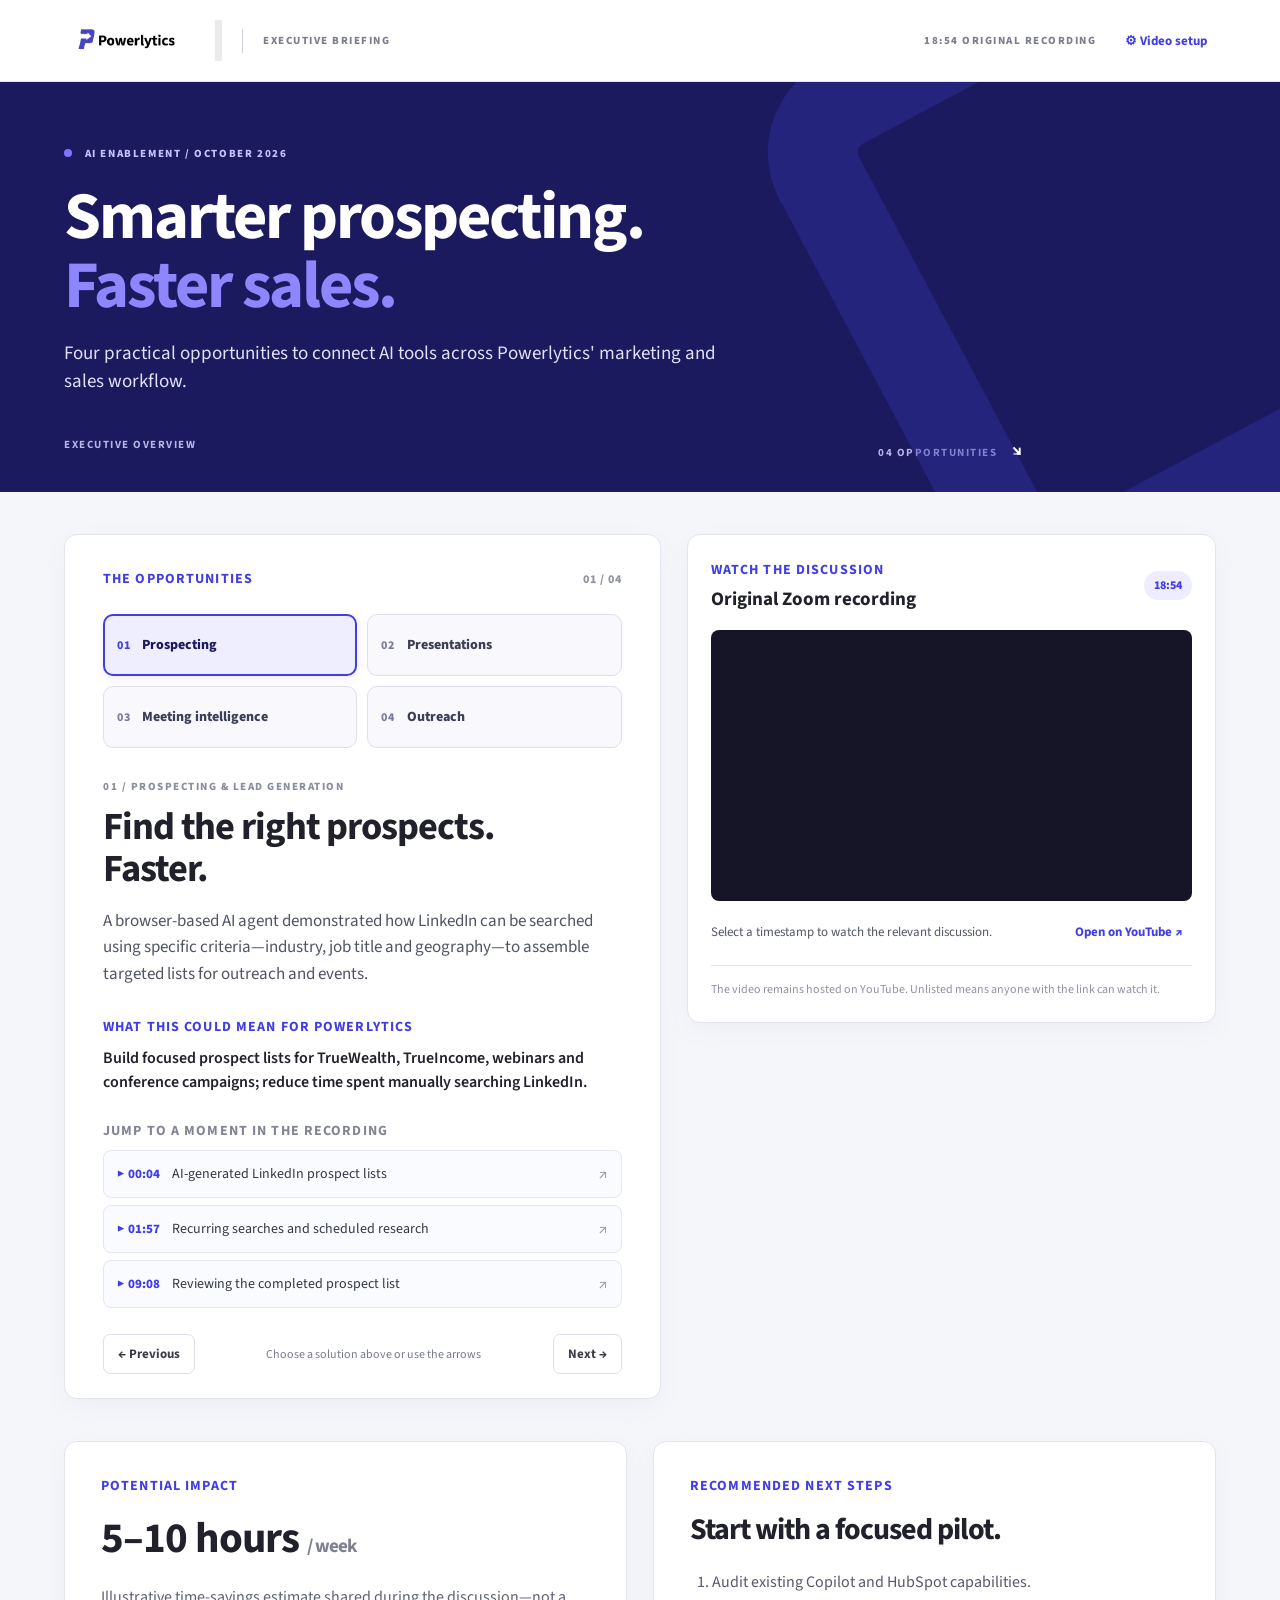
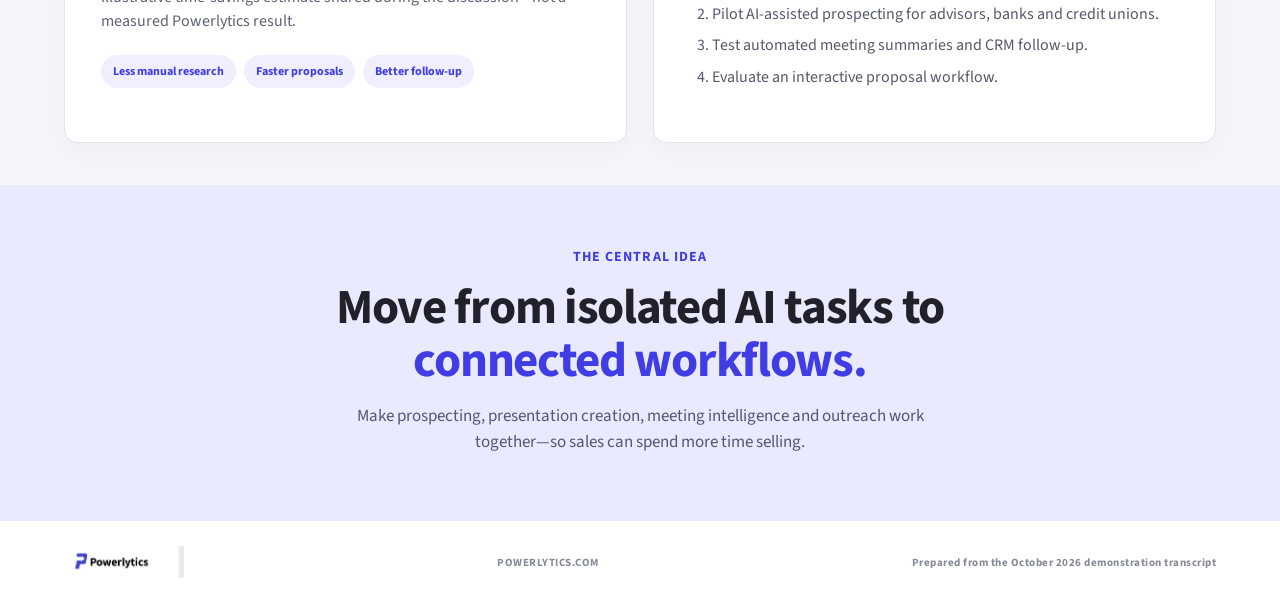
<file: index.html>
<!doctype html>
<html lang="en"><head><meta charset="utf-8"><meta name="viewport" content="width=device-width, initial-scale=1"><meta name="theme-color" content="#18174b"><title>AI Opportunities | Powerlytics Executive Brief</title><meta name="description" content="An interactive Powerlytics executive briefing on AI-powered prospecting, presentations, meeting intelligence and outreach."><link rel="preconnect" href="https://fonts.googleapis.com"><link rel="preconnect" href="https://fonts.gstatic.com" crossorigin><link href="https://fonts.googleapis.com/css2?family=Source+Sans+3:wght@400;500;600;700;800&display=swap" rel="stylesheet"><link rel="stylesheet" href="styles.css"></head>
<body>
<header class="topbar"><div class="brand"><img src="powerlytics-logo.png" alt="Powerlytics"><span class="brand-divider"></span><span>EXECUTIVE BRIEFING</span></div><div class="top-actions"><span class="duration">18:54 ORIGINAL RECORDING</span><button id="setupButton" class="text-button" type="button">⚙ Video setup</button></div></header>
<main><section class="hero"><div class="eyebrow"><span class="dot"></span> AI ENABLEMENT / OCTOBER 2026</div><h1>Smarter prospecting.<br><em>Faster sales.</em></h1><p class="lead">Four practical opportunities to connect AI tools across Powerlytics' marketing and sales workflow.</p><div class="hero-bottom"><span>EXECUTIVE OVERVIEW</span><span>04 OPPORTUNITIES <b>↘</b></span></div></section>
<section class="experience" id="experience"><div class="presentation"><div class="presentation-top"><span class="kicker">THE OPPORTUNITIES</span><span class="counter" id="counter">01 / 04</span></div><nav class="solution-tabs" id="solutionTabs" aria-label="Choose an AI opportunity"></nav><div class="section-label" id="sectionLabel">PROSPECTING & LEAD GENERATION</div><h2 id="sectionTitle">Find the right prospects. Faster.</h2><p id="sectionSummary" class="section-summary"></p><div class="takeaway-label">WHAT THIS COULD MEAN FOR POWERLYTICS</div><p id="sectionImpact" class="section-impact"></p><div class="subheading">JUMP TO A MOMENT IN THE RECORDING</div><div id="chapters" class="chapters"></div><div class="presentation-footer"><button id="prev" class="nav-button" type="button">← Previous</button><span class="navigation-hint">Choose a solution above or use the arrows</span><button id="next" class="nav-button" type="button">Next →</button></div></div>
<aside class="video-column"><div class="video-head"><div><span class="kicker">WATCH THE DISCUSSION</span><h3>Original Zoom recording</h3></div><span class="live-pill">18:54</span></div><div class="video-frame" id="videoFrame"><div class="empty-player"><div class="play-symbol">▶</div><strong>Connect your unlisted video</strong><span>Paste your YouTube URL using Video setup.</span><button class="primary-button" type="button" id="emptySetup">Add video link →</button></div></div><div class="video-caption"><span id="nowPlaying">Select a timestamp to watch the relevant discussion.</span><button id="openYoutube" class="text-button" type="button" hidden>Open on YouTube ↗</button></div><div class="video-note">The video remains hosted on YouTube. Unlisted means anyone with the link can watch it.</div></aside></section>
<section class="bottom-grid"><div class="bottom-panel"><span class="kicker">POTENTIAL IMPACT</span><h2>5–10 hours <span>/ week</span></h2><p>Illustrative time-savings estimate shared during the discussion—not a measured Powerlytics result.</p><div class="mini-tags"><span>Less manual research</span><span>Faster proposals</span><span>Better follow-up</span></div></div><div class="bottom-panel action-panel"><span class="kicker">RECOMMENDED NEXT STEPS</span><h2>Start with a focused pilot.</h2><ol><li>Audit existing Copilot and HubSpot capabilities.</li><li>Pilot AI-assisted prospecting for advisors, banks and credit unions.</li><li>Test automated meeting summaries and CRM follow-up.</li><li>Evaluate an interactive proposal workflow.</li></ol></div></section>
<section class="closing"><span class="kicker">THE CENTRAL IDEA</span><h2>Move from isolated AI tasks to <em>connected workflows.</em></h2><p>Make prospecting, presentation creation, meeting intelligence and outreach work together—so sales can spend more time selling.</p></section></main>
<footer><img src="powerlytics-logo.png" alt="Powerlytics"><span>POWERLYTICS.COM</span><span>Prepared from the October 2026 demonstration transcript</span></footer>
<dialog id="setupDialog"><form method="dialog" id="setupForm"><button class="close" value="cancel" aria-label="Close">×</button><span class="kicker">VIDEO SETUP</span><h2>Connect the unlisted recording</h2><p>Upload the original Zoom MP4 to YouTube as <strong>Unlisted</strong>, then paste its URL here. The presentation will use that video for every timestamp.</p><label for="youtubeUrl">YouTube video URL or ID</label><input id="youtubeUrl" placeholder="https://youtu.be/VIDEO_ID" autocomplete="off"><p class="hint">This saves the video ID in this browser. To configure it for everyone, add the ID to <code>config.js</code> before publishing.</p><p id="setupError" class="error" role="alert"></p><div class="dialog-actions"><button value="cancel" class="nav-button">Cancel</button><button id="saveVideo" value="save" class="primary-button">Use this video</button></div></form></dialog>
<script src="config.js"></script><script src="app.js"></script></body></html>
</file>
<file: styles.css>
:root{--blue:#403de5;--navy:#1c1a5e;--ink:#20212a;--muted:#656879;--line:#e4e5ec;--paper:#fff;--wash:#f5f6fa}*{box-sizing:border-box}html{scroll-behavior:smooth}body{margin:0;background:var(--wash);color:var(--ink);font-family:'Source Sans 3','Source Sans Pro',Arial,sans-serif;font-size:16px}button,input{font:inherit}button{cursor:pointer}button:focus-visible,input:focus-visible{outline:3px solid #7d7afc;outline-offset:3px}.topbar{height:82px;display:flex;align-items:center;justify-content:space-between;padding:0 max(5vw,24px);background:white;border-bottom:1px solid var(--line)}.brand,.top-actions{display:flex;align-items:center;gap:20px}.brand img{width:158px;height:auto}.brand-divider{height:24px;border-left:1px solid #cfd0db}.brand span:last-child,.duration{font-size:11px;font-weight:800;letter-spacing:1.5px;color:#7c7e8d}.text-button{border:0;background:transparent;color:var(--blue);font-weight:700;font-size:13px;padding:9px}.hero{background:var(--navy);color:white;padding:64px max(5vw,24px) 28px;min-height:370px;position:relative;overflow:hidden}.hero:after{content:'';position:absolute;width:430px;height:430px;border:90px solid #3432aa;border-radius:100px;transform:rotate(-28deg);right:-170px;top:-150px;opacity:.4;pointer-events:none}.eyebrow,.kicker{font-size:11px;font-weight:800;letter-spacing:1.6px}.eyebrow{color:#c5c3ff}.dot{display:inline-block;background:#7e74ff;border-radius:50%;height:8px;width:8px;margin-right:9px}.hero h1{font-size:clamp(42px,5.2vw,76px);line-height:1.03;letter-spacing:-2px;margin:23px 0 17px;position:relative;z-index:1}.hero em,.closing em{color:#8d86ff;font-style:normal}.lead{max-width:670px;font-size:19px;line-height:1.45;color:#e1e1fa;position:relative;z-index:1}.hero-bottom{display:flex;justify-content:space-between;max-width:960px;margin-top:42px;color:#b5b4e6;font-size:11px;font-weight:700;letter-spacing:1.5px}.hero-bottom b{font-size:19px;color:white;margin-left:10px}.experience{display:grid;grid-template-columns:minmax(0,1.06fr) minmax(350px,.94fr);gap:26px;max-width:1440px;padding:42px max(5vw,24px);margin:auto}.presentation,.video-column,.bottom-panel{background:#fff;border:1px solid var(--line);border-radius:13px;box-shadow:0 8px 28px #19195409}.presentation{padding:34px 38px 24px;min-height:620px;display:flex;flex-direction:column}.presentation-top,.video-head,.video-caption,.presentation-footer{display:flex;justify-content:space-between;align-items:center;gap:12px}.kicker{color:var(--blue)}.counter{color:#9193a0;font-size:12px;font-weight:800;letter-spacing:1px}.section-label{font-size:11px;letter-spacing:1.5px;font-weight:800;color:#8a8d9d;margin-top:50px}.presentation h2{font-size:clamp(30px,3vw,42px);line-height:1.08;letter-spacing:-1.1px;margin:13px 0 18px;max-width:500px}.section-summary{font-size:17px;line-height:1.55;color:#505463;margin:0 0 30px}.takeaway-label,.subheading{font-size:11px;letter-spacing:1.2px;font-weight:800;color:var(--blue)}.section-impact{font-size:16px;line-height:1.5;font-weight:600;margin:9px 0 27px}.subheading{color:#828494;margin-bottom:9px}.chapters{display:grid;gap:7px}.chapter{border:1px solid #e5e6ef;background:#fafbff;border-radius:8px;display:flex;align-items:center;text-align:left;gap:12px;padding:12px 13px;transition:background .15s,border-color .15s}.chapter:hover{background:#eeefff;border-color:#aaa8ff}.chapter-time{color:var(--blue);font-weight:800;font-size:13px;white-space:nowrap}.chapter-name{flex:1;color:#343746;font-size:14px}.chapter-arrow{color:#9698a9}.presentation-footer{margin-top:auto;padding-top:26px}.nav-button{background:white;border:1px solid #dddfea;border-radius:7px;color:#3b3c4a;font-size:13px;font-weight:700;padding:10px 14px}.nav-button:hover{border-color:var(--blue);color:var(--blue)}.dots{display:flex;gap:7px}.dot-nav{border:0;background:#d9dbe8;width:8px;height:8px;border-radius:100%;padding:0}.dot-nav.selected{width:24px;background:var(--blue);border-radius:10px}.video-column{padding:23px;align-self:start}.video-head{margin-bottom:17px}.video-head h3{margin:6px 0 0;font-size:19px}.live-pill{font-size:12px;font-weight:800;color:var(--blue);background:#eeedff;border-radius:99px;padding:6px 10px}.video-frame{width:100%;aspect-ratio:16/9;background:#151527;border-radius:8px;overflow:hidden}.video-frame iframe,#youtubePlayer{width:100%;height:100%;border:0}.empty-player{display:flex;flex-direction:column;align-items:center;justify-content:center;height:100%;padding:20px;text-align:center;gap:10px;color:#fff}.empty-player span{font-size:13px;color:#b6b8c9}.play-symbol{border:1px solid #aaa8d5;width:52px;height:52px;border-radius:50%;display:grid;place-items:center;font-size:19px;color:white;margin-bottom:4px}.primary-button{background:var(--blue);color:#fff;border:0;border-radius:7px;font-size:13px;font-weight:800;padding:12px 17px}.primary-button:hover{background:#302cbd}.video-caption{padding-top:13px;font-size:13px;color:#535664}.video-caption .text-button{white-space:nowrap}.video-note{border-top:1px solid var(--line);margin-top:15px;padding-top:15px;color:#9092a1;font-size:12px;line-height:1.5}.bottom-grid{display:grid;grid-template-columns:1fr 1fr;gap:26px;max-width:1440px;padding:0 max(5vw,24px) 42px;margin:auto}.bottom-panel{padding:32px 36px}.bottom-panel h2{font-size:43px;letter-spacing:-1px;margin:12px 0 6px}.bottom-panel h2 span{font-size:19px;color:#7d8091}.bottom-panel p{color:#5e6272;line-height:1.5;max-width:490px}.mini-tags{display:flex;flex-wrap:wrap;gap:8px;margin-top:22px}.mini-tags span{background:#f0efff;color:#403de5;border-radius:20px;padding:8px 12px;font-size:12px;font-weight:700}.action-panel h2{font-size:30px}.action-panel ol{padding-left:22px;line-height:1.6;color:#555969}.action-panel li{padding:3px 0}.closing{background:#eaeafe;text-align:center;padding:60px 24px 66px}.closing h2{font-size:clamp(30px,4vw,49px);line-height:1.1;letter-spacing:-1.3px;max-width:790px;margin:15px auto}.closing em{color:var(--blue)}.closing p{max-width:620px;margin:0 auto;color:#545672;line-height:1.5;font-size:17px}footer{background:white;padding:25px max(5vw,24px);display:flex;align-items:center;justify-content:space-between;gap:18px;color:#878a98;font-size:11px;font-weight:700;letter-spacing:.5px}footer img{width:120px}dialog{border:0;border-radius:14px;padding:30px;width:min(520px,calc(100% - 24px));box-shadow:0 30px 90px #10102b70}dialog::backdrop{background:#10102a99}dialog h2{font-size:28px;margin:12px 0}dialog p{line-height:1.5;color:#626574}dialog label{display:block;font-weight:800;font-size:13px;margin:20px 0 7px}dialog input{width:100%;padding:12px;border:1px solid #c7c9d6;border-radius:7px}dialog .hint{font-size:12px}dialog .error{color:#b42234;font-size:13px}.dialog-actions{display:flex;justify-content:flex-end;gap:10px;margin-top:16px}.close{float:right;border:0;background:transparent;font-size:28px;color:#777}@media(max-width:1000px){.experience{grid-template-columns:1fr}.presentation{min-height:unset}.video-column{max-width:none}.bottom-grid{grid-template-columns:1fr}}@media(max-width:600px){.topbar{height:68px}.brand img{width:120px}.brand-divider,.brand span:last-child,.duration{display:none}.hero{padding-top:45px;min-height:330px}.hero h1{letter-spacing:-1.4px}.hero-bottom{margin-top:35px}.experience{padding-top:20px;gap:16px}.presentation{padding:25px 21px}.section-label{margin-top:35px}.section-summary{font-size:16px}.chapter{padding:10px}.chapter-name{font-size:13px}.bottom-grid{gap:16px}.bottom-panel{padding:26px 23px}footer{flex-wrap:wrap}}

/* Prominent solution navigation */
.solution-tabs{display:grid;grid-template-columns:repeat(2,minmax(0,1fr));gap:10px;margin-top:25px}
.solution-tab{display:flex;align-items:center;gap:12px;text-align:left;background:#f8f8fd;border:1px solid #dedfec;border-radius:10px;padding:15px 13px;min-height:62px;color:#3b3e55;transition:background .15s,border-color .15s,box-shadow .15s}
.solution-tab:hover{background:#eeefff;border-color:#9996ef}
.solution-tab.selected{background:#efeeff;border:2px solid var(--blue);padding:14px 12px;box-shadow:0 3px 10px #403de51a;color:var(--navy)}
.tab-number{font-size:12px;font-weight:800;color:#797b99;letter-spacing:.6px}.selected .tab-number{color:var(--blue)}
.tab-name{font-size:14px;font-weight:800;line-height:1.2}
.navigation-hint{color:#777a8b;font-size:12px;text-align:center}
.presentation .section-label{margin-top:31px}
@media(max-width:600px){.solution-tabs{gap:8px;margin-top:20px}.solution-tab{padding:12px 9px;gap:7px;min-height:58px}.solution-tab.selected{padding:11px 8px}.tab-name{font-size:12px}.tab-number{font-size:11px}.navigation-hint{display:none}}
/* Improve section label readability */
.kicker,
.takeaway-label,
.subheading {
  font-size: 14px;
  font-weight: 700;
  letter-spacing: 0.08em;
}
</file>
